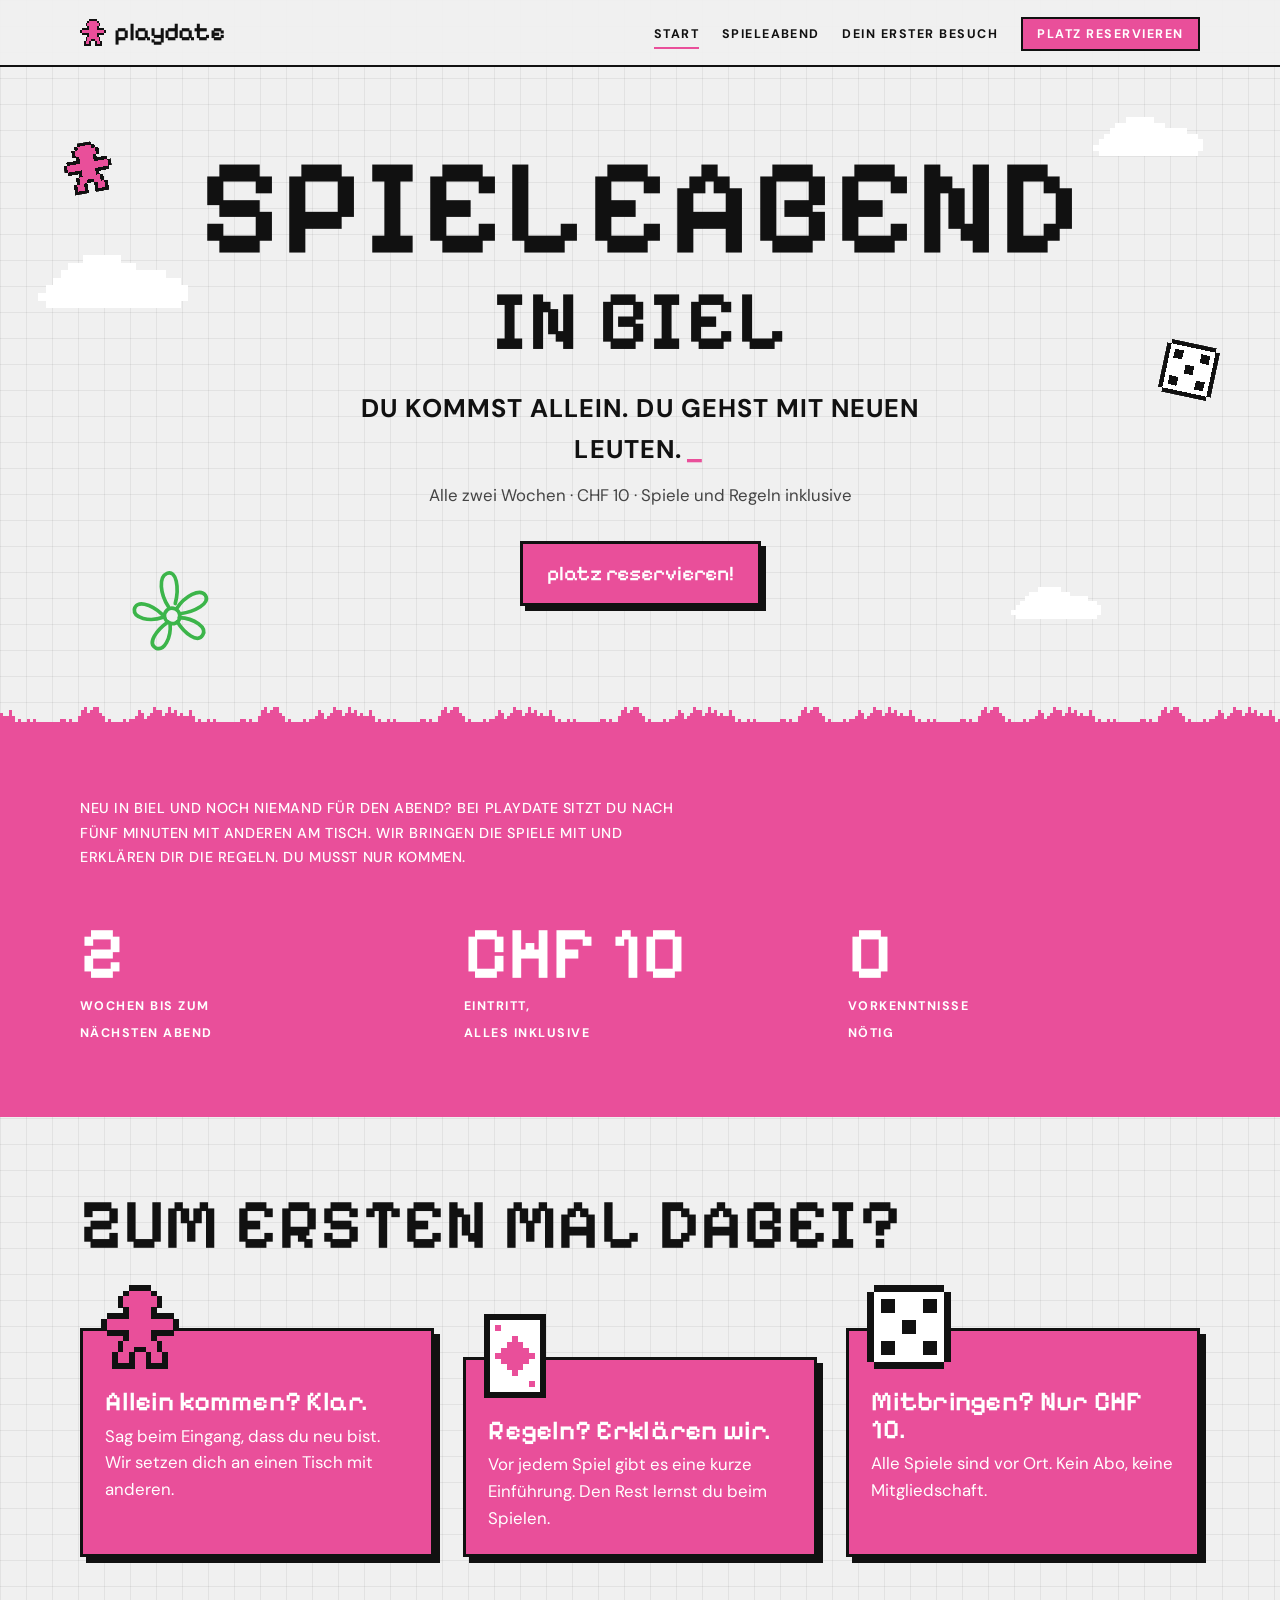
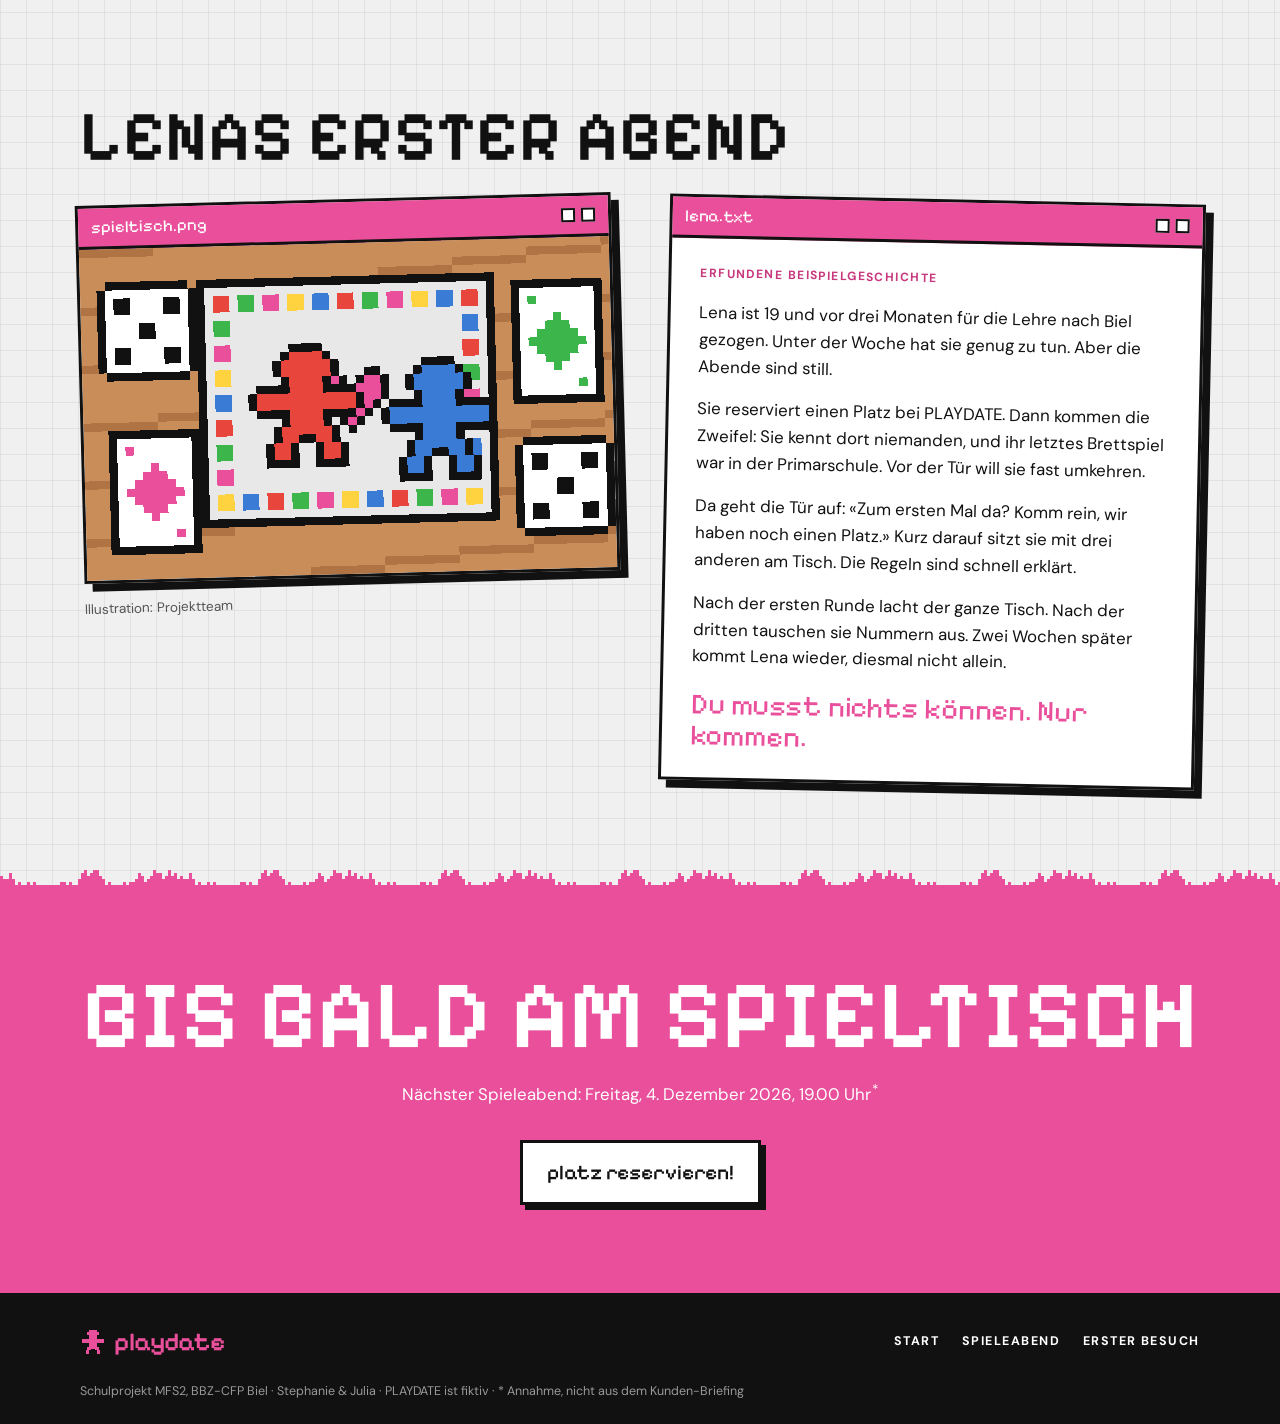
<file: index.html>
<!DOCTYPE html>
<html lang="de-CH">
<head>
  <meta charset="utf-8">
  <meta name="viewport" content="width=device-width, initial-scale=1">
  <title>Spieleabend in Biel ohne Vorkenntnisse | PLAYDATE</title>
  <meta name="description" content="Brettspielabend in Biel: alle zwei Wochen neue Leute treffen und spielen. Ohne Vorkenntnisse, auch allein. CHF 10, Spiele und Einführung inklusive.">
  <link rel="preconnect" href="https://fonts.googleapis.com">
  <link rel="preconnect" href="https://fonts.gstatic.com" crossorigin>
  <link href="https://fonts.googleapis.com/css2?family=Pixelify+Sans:wght@400..700&family=DM+Sans:wght@400;500;700&display=swap" rel="stylesheet">
  <link rel="stylesheet" href="style.css?v=8">
  <link rel="icon" href="img/figur.svg">
</head>
<body>
<a class="skip" href="#inhalt">Zum Inhalt springen</a>

<header class="site-header">
  <div class="wrap">
    <a class="logo" href="index.html" aria-label="PLAYDATE, zur Startseite"><img src="img/figur.svg" alt="">playdate</a>
    <nav class="main-nav" aria-label="Hauptnavigation">
      <ul>
        <li><a href="index.html" aria-current="page">Start</a></li>
        <li><a href="spieleabend.html">Spieleabend</a></li>
        <li><a href="erster-besuch.html">Dein erster Besuch</a></li>
        <li><a class="nav-cta" href="spieleabend.html#reservieren">Platz reservieren</a></li>
      </ul>
    </nav>
  </div>
</header>

<main id="inhalt">

  <div class="hero">
    <img class="deco cloud-1" src="img/wolke.svg" alt="">
    <img class="deco cloud-2" src="img/wolke.svg" alt="">
    <img class="deco cloud-3" src="img/wolke.svg" alt="">
    <img class="deco meeple-1" src="img/figur.svg" alt="">
    <img class="deco die-1" src="img/wuerfel.svg" alt="">
    <img class="deco flower-1" src="img/blume.svg" alt="">
    <div class="wrap">
      <h1>Spieleabend <span class="line2">in Biel</span></h1>
      <p class="hook">Du kommst allein. Du gehst mit neuen Leuten.</p>
      <p class="sub">Alle zwei Wochen · CHF 10 · Spiele und Regeln inklusive</p>
      <div class="btn-row"><a class="btn" href="spieleabend.html#reservieren">platz reservieren!</a></div>
    </div>
  </div>

  <section class="pink-zone">
    <div class="wrap">
      <p class="intro-text">Neu in Biel und noch niemand für den Abend? Bei PLAYDATE sitzt du nach fünf Minuten mit anderen am Tisch. Wir bringen die Spiele mit und erklären dir die Regeln. Du musst nur kommen.</p>
      <div class="stats">
        <div class="stat"><strong>2</strong><span>Wochen bis zum<br>nächsten Abend</span></div>
        <div class="stat"><strong>CHF 10</strong><span>Eintritt,<br>alles inklusive</span></div>
        <div class="stat"><strong>0</strong><span>Vorkenntnisse<br>nötig</span></div>
      </div>
    </div>
  </section>

  <section>
    <div class="wrap">
      <h2>Zum ersten Mal dabei?</h2>
      <div class="cards">
        <article class="card card-pink">
          <img class="icon" src="img/figur.svg" alt="">
          <h3>Allein kommen? Klar.</h3>
          <p>Sag beim Eingang, dass du neu bist. Wir setzen dich an einen Tisch mit anderen.</p>
        </article>
        <article class="card card-pink">
          <img class="icon" src="img/karte.svg" alt="">
          <h3>Regeln? Erklären wir.</h3>
          <p>Vor jedem Spiel gibt es eine kurze Einführung. Den Rest lernst du beim Spielen.</p>
        </article>
        <article class="card card-pink">
          <img class="icon" src="img/wuerfel.svg" alt="">
          <h3>Mitbringen? Nur CHF 10.</h3>
          <p>Alle Spiele sind vor Ort. Kein Abo, keine Mitgliedschaft.</p>
        </article>
      </div>
    </div>
  </section>

  <section>
    <div class="wrap">
      <h2>Lenas erster Abend</h2>
      <div class="split">
        <div class="tilt-l">
          <div class="window ">
          <div class="window-bar"><span>spieltisch.png</span><span class="dots"><i></i><i></i></span></div>
          <div class="window-body img"><img src="img/spieltisch.svg" alt="Pixel-Illustration eines Spieltischs mit Spielbrett, Würfeln, Karten und Spielfiguren"></div>
        </div>
          <p class="caption">Illustration: Projektteam</p>
        </div>
        <div class="tilt-r">
          <div class="window ">
          <div class="window-bar"><span>lena.txt</span><span class="dots"><i></i><i></i></span></div>
          <div class="window-body story">
            <span class="fiktiv">Erfundene Beispielgeschichte</span>
            <p>Lena ist 19 und vor drei Monaten für die Lehre nach Biel gezogen. Unter der Woche hat sie genug zu tun. Aber die Abende sind still.</p>
            <p>Sie reserviert einen Platz bei PLAYDATE. Dann kommen die Zweifel: Sie kennt dort niemanden, und ihr letztes Brettspiel war in der Primarschule. Vor der Tür will sie fast umkehren.</p>
            <p>Da geht die Tür auf: «Zum ersten Mal da? Komm rein, wir haben noch einen Platz.» Kurz darauf sitzt sie mit drei anderen am Tisch. Die Regeln sind schnell erklärt.</p>
            <p>Nach der ersten Runde lacht der ganze Tisch. Nach der dritten tauschen sie Nummern aus. Zwei Wochen später kommt Lena wieder, diesmal nicht allein.</p>
            <p class="punch">Du musst nichts können. Nur kommen.</p>
          </div>
        </div>
        </div>
      </div>
    </div>
  </section>

  <section class="pink-zone final">
    <div class="wrap">
      <h2>Bis bald am Spieltisch</h2>
      <p>Nächster Spieleabend: Freitag, 4. Dezember 2026, 19.00 Uhr<span class="annahme" title="Annahme">*</span></p>
      <div class="btn-row"><a class="btn" href="spieleabend.html#reservieren">platz reservieren!</a></div>
    </div>
  </section>
</main>

<footer class="site-footer">
  <div class="wrap foot">
    <a class="logo" href="index.html"><img src="img/figur.svg" alt="">playdate</a>
    <nav aria-label="Fusszeile"><a href="index.html">Start</a><a href="spieleabend.html">Spieleabend</a><a href="erster-besuch.html">Erster Besuch</a></nav>
  </div>
  <p class="wrap foot-note">Schulprojekt MFS2, BBZ-CFP Biel · Stephanie &amp; Julia · PLAYDATE ist fiktiv · * Annahme, nicht aus dem Kunden-Briefing</p>
</footer>

</body>
</html>
</file>
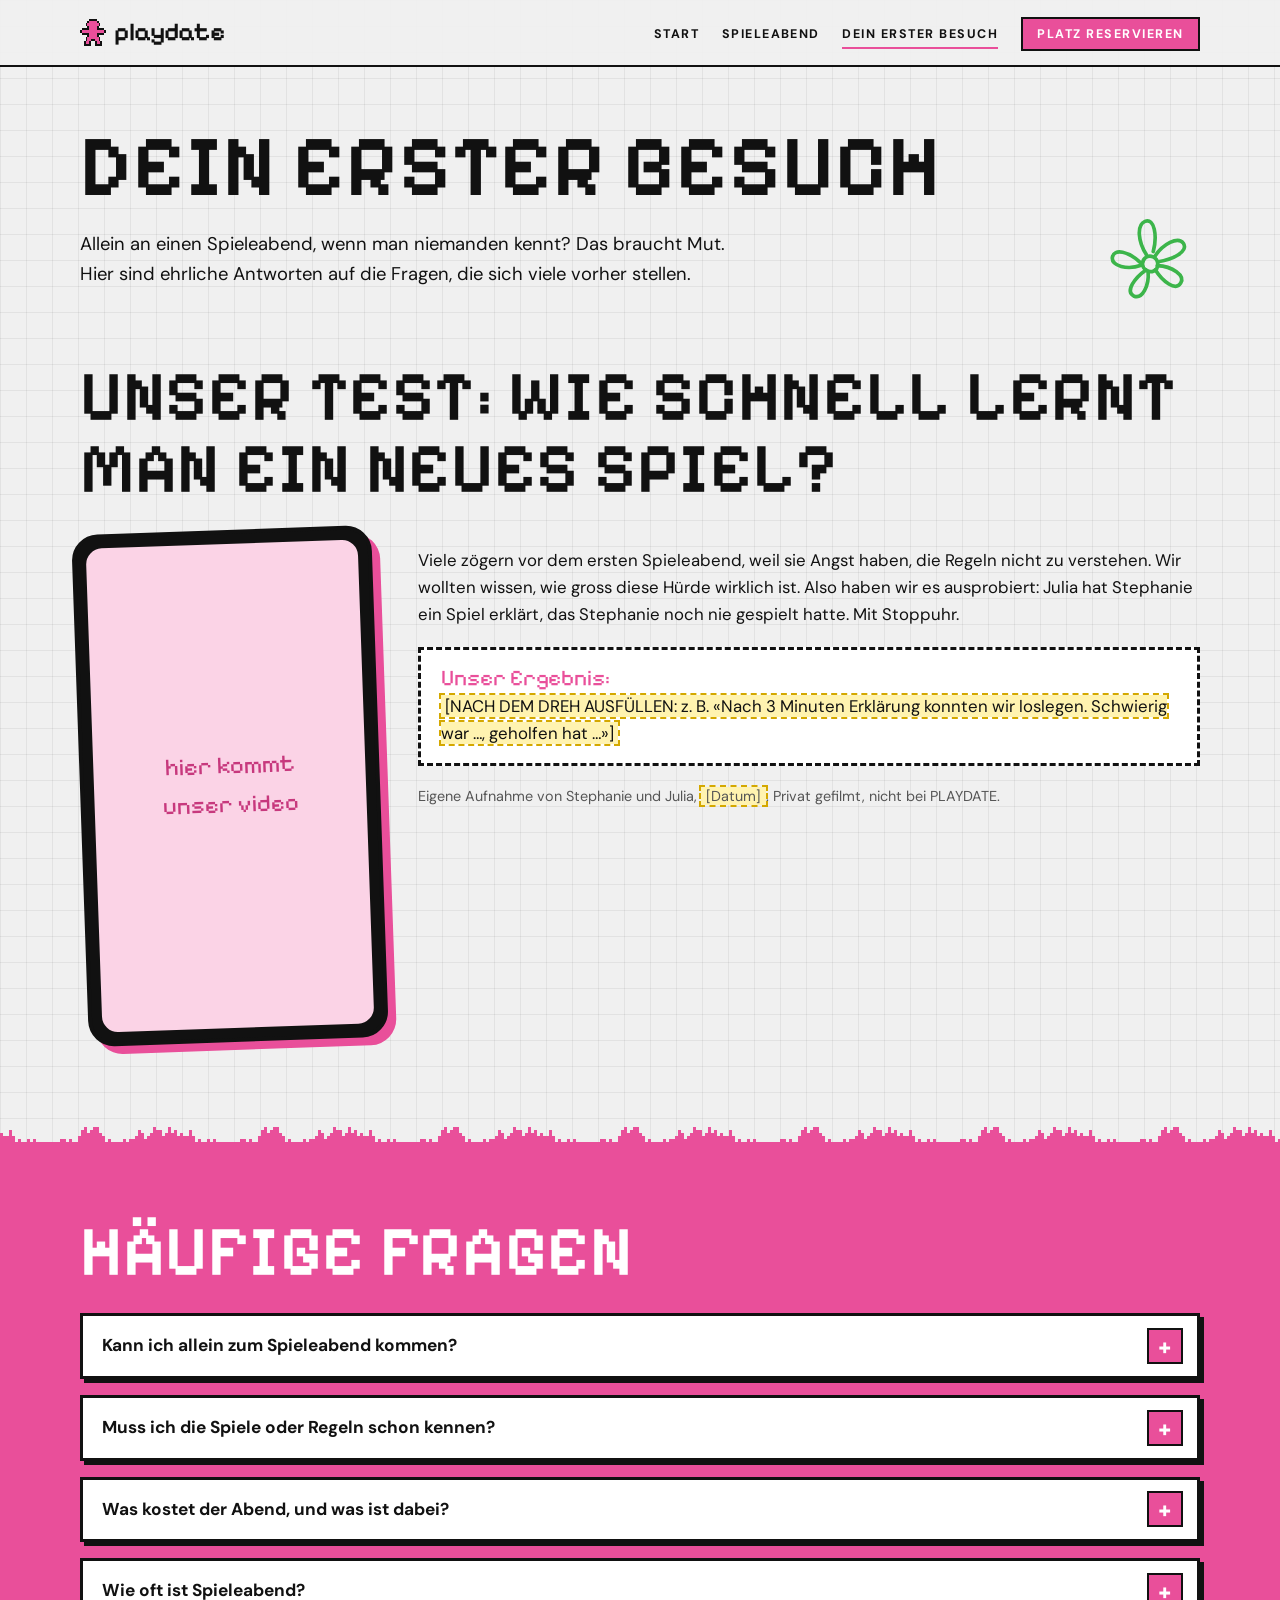
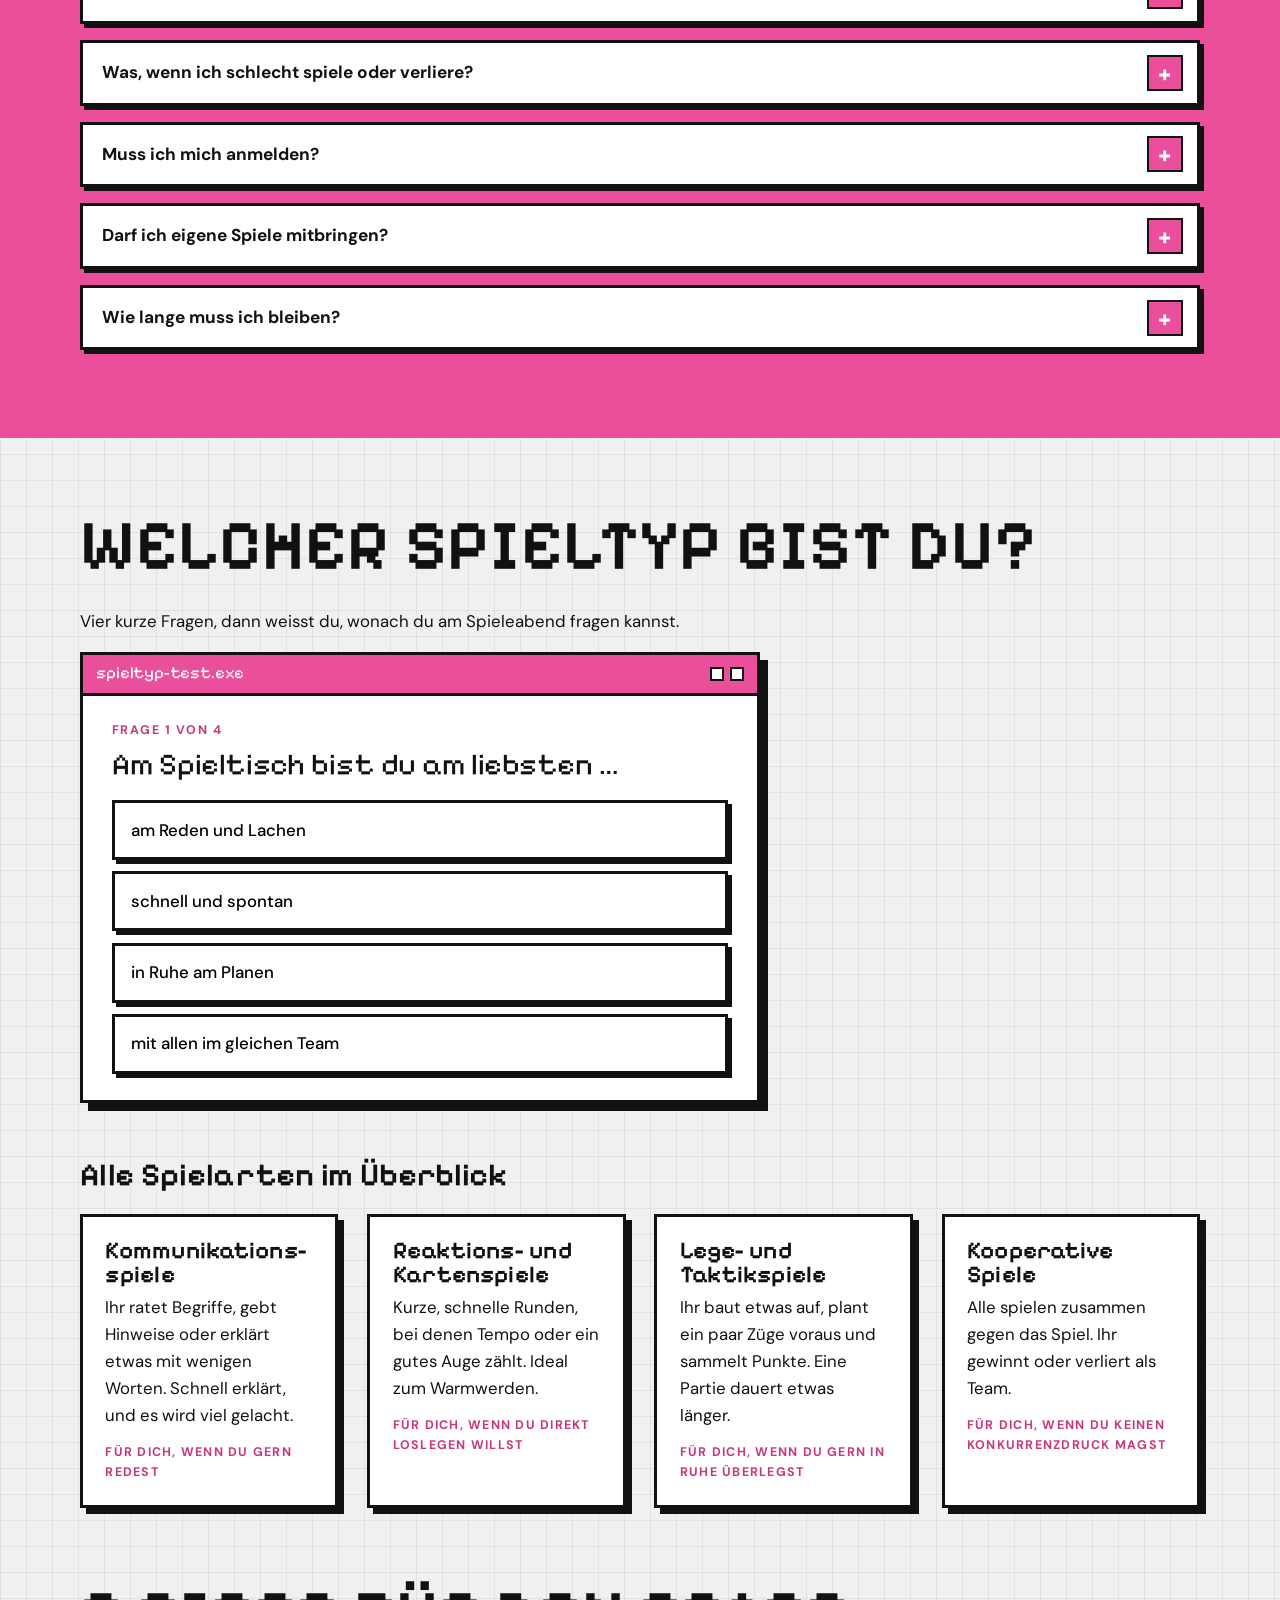
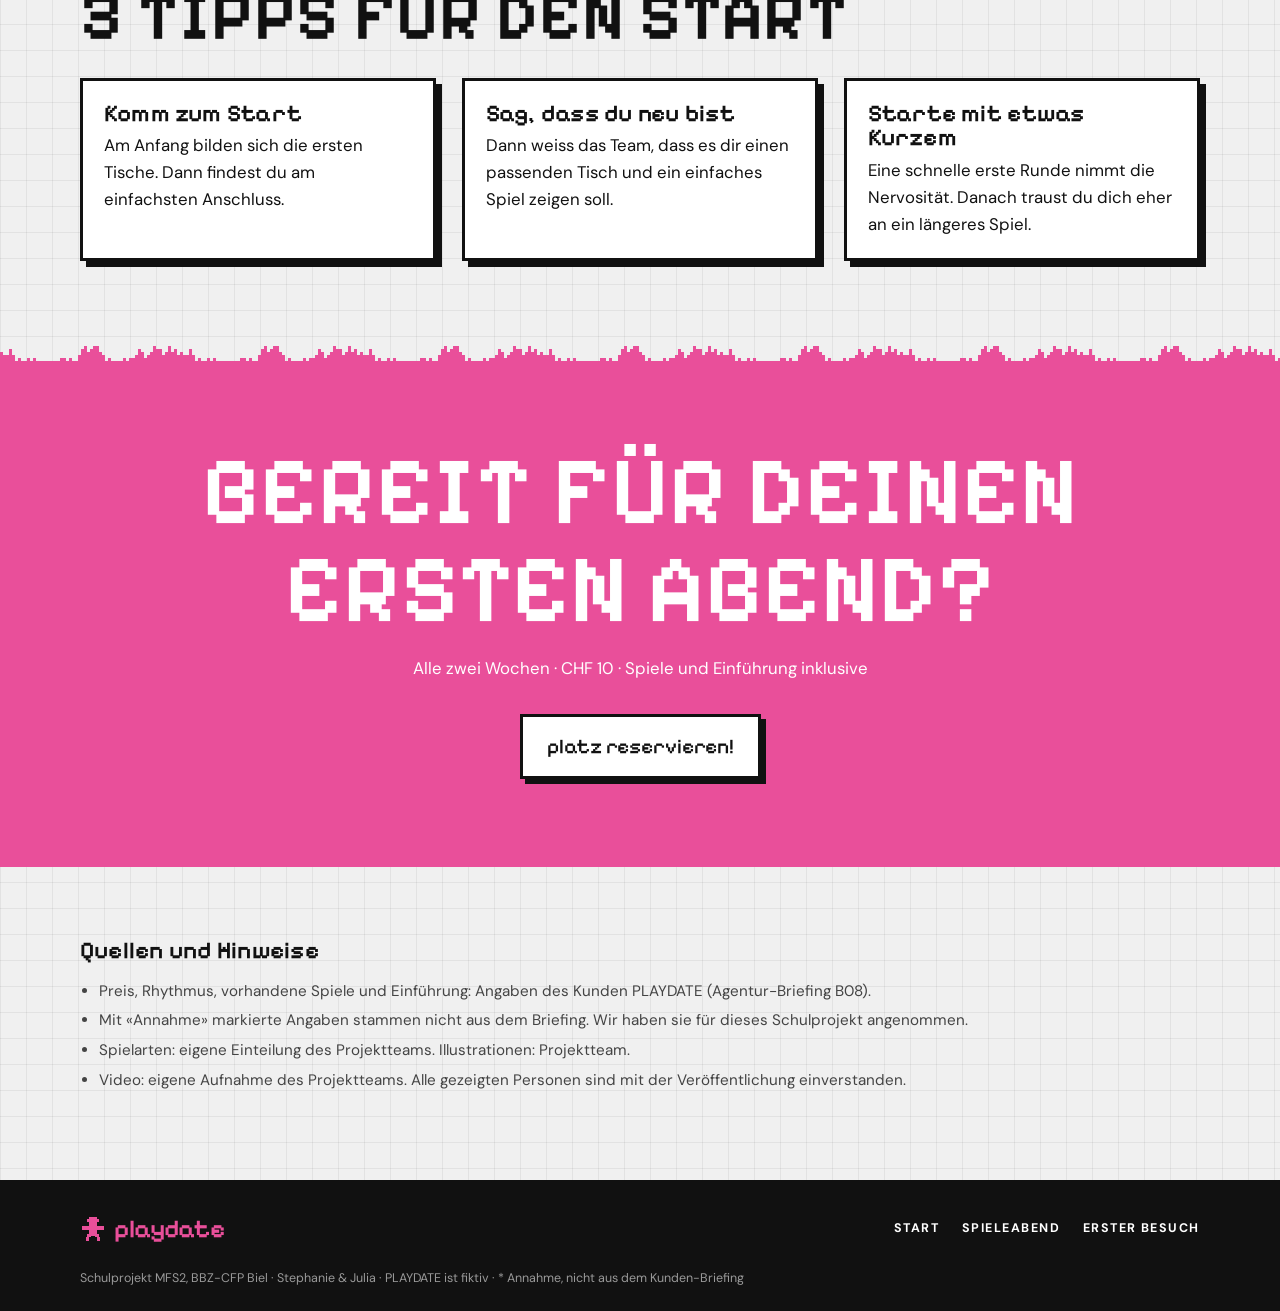
<file: erster-besuch.html>
<!DOCTYPE html>
<html lang="de-CH">
<head>
  <meta charset="utf-8">
  <meta name="viewport" content="width=device-width, initial-scale=1">
  <title>Erster Spieleabend allein? Antworten für Einsteiger | PLAYDATE Biel</title>
  <meta name="description" content="Zum ersten Mal an einen Brettspielabend, vielleicht sogar allein? Antworten auf die häufigsten Fragen, Tipps für Einsteiger und unser Video-Test.">
  <link rel="preconnect" href="https://fonts.googleapis.com">
  <link rel="preconnect" href="https://fonts.gstatic.com" crossorigin>
  <link href="https://fonts.googleapis.com/css2?family=Pixelify+Sans:wght@400..700&family=DM+Sans:wght@400;500;700&display=swap" rel="stylesheet">
  <link rel="stylesheet" href="style.css?v=8">
  <link rel="icon" href="img/figur.svg">
  <style>.todo { background: #fff3b0; outline: 2px dashed #d4a800; padding: 0 .3rem; }</style>
</head>
<body>
<a class="skip" href="#inhalt">Zum Inhalt springen</a>

<header class="site-header">
  <div class="wrap">
    <a class="logo" href="index.html" aria-label="PLAYDATE, zur Startseite"><img src="img/figur.svg" alt="">playdate</a>
    <nav class="main-nav" aria-label="Hauptnavigation">
      <ul>
        <li><a href="index.html">Start</a></li>
        <li><a href="spieleabend.html">Spieleabend</a></li>
        <li><a href="erster-besuch.html" aria-current="page">Dein erster Besuch</a></li>
        <li><a class="nav-cta" href="spieleabend.html#reservieren">Platz reservieren</a></li>
      </ul>
    </nav>
  </div>
</header>

<main id="inhalt">

  <div class="hero page">
    <img class="deco flower-1" src="img/blume.svg" alt="">
    <div class="wrap">
      <h1>Dein erster Besuch</h1>
      <p class="lead">Allein an einen Spieleabend, wenn man niemanden kennt? Das braucht Mut. Hier sind ehrliche Antworten auf die Fragen, die sich viele vorher stellen.</p>
    </div>
  </div>

  <section style="padding-top:1rem">
    <div class="wrap">
      <h2>Unser Test: Wie schnell lernt man ein neues Spiel?</h2>
      <div class="video-box">
        <div class="phone">
          <!-- Nach dem Dreh: Platzhalter-DIV löschen und die nächste Zeile aktivieren.
          <video controls playsinline preload="metadata" src="media/regeltest.mp4"></video>
          -->
          <div class="video-placeholder">hier kommt<br>unser video</div>
        </div>
        <div>
          <p>Viele zögern vor dem ersten Spieleabend, weil sie Angst haben, die Regeln nicht zu verstehen. Wir wollten wissen, wie gross diese Hürde wirklich ist. Also haben wir es ausprobiert: Julia hat Stephanie ein Spiel erklärt, das Stephanie noch nie gespielt hatte. Mit Stoppuhr.</p>
          <div class="result">
            <p style="margin:0"><span class="note" style="font-size:1.4rem">Unser Ergebnis:</span><br><span class="todo">[NACH DEM DREH AUSFÜLLEN: z. B. «Nach 3 Minuten Erklärung konnten wir loslegen. Schwierig war …, geholfen hat …»]</span></p>
          </div>
          <p class="fine">Eigene Aufnahme von Stephanie und Julia, <span class="todo">[Datum]</span>. Privat gefilmt, nicht bei PLAYDATE.</p>
        </div>
      </div>
    </div>
  </section>

  <section class="pink-zone">
    <div class="wrap faq-list">
      <h2>Häufige Fragen</h2>
      <details><summary>Kann ich allein zum Spieleabend kommen?</summary><div><p>Ja. Der Spieleabend ist offen für neue Gäste. Sag beim Ankommen, dass du allein bist. Wir setzen dich an einen Tisch mit freien Plätzen, dann spielst du direkt mit anderen.</p></div></details>
      <details><summary>Muss ich die Spiele oder Regeln schon kennen?</summary><div><p>Nein. Vor jedem Spiel gibt es eine kurze Einführung. Die meisten Regeln versteht man am besten beim Spielen, darum reicht eine kurze Erklärung am Anfang.</p></div></details>
      <details><summary>Was kostet der Abend, und was ist dabei?</summary><div><p>Der Eintritt kostet CHF 10. Dabei sind alle Spiele vor Ort und die Einführung in die Regeln. Du musst also nichts kaufen oder mitbringen.</p></div></details>
      <details><summary>Wie oft ist Spieleabend?</summary><div><p>Alle zwei Wochen. Die nächsten Daten stehen auf der Seite <a href="spieleabend.html">Spieleabend</a>. Du kannst so oft kommen, wie du willst. Eine Mitgliedschaft gibt es nicht.</p></div></details>
      <details><summary>Was, wenn ich schlecht spiele oder verliere?</summary><div><p>Das passiert allen. Am Spieleabend geht es ums gemeinsame Spielen, nicht ums Gewinnen. Für den Einstieg eignen sich Spiele mit kurzen Runden. Dann spielst du schnell eine zweite Partie und merkst, wie du besser wirst.</p></div></details>
      <details><summary>Muss ich mich anmelden?</summary><div><p>Wir empfehlen eine kurze <a href="spieleabend.html#reservieren">Reservation</a>, damit genug Tische bereitstehen. Spontan vorbeikommen geht auch, solange es freie Plätze hat.<span class="annahme" title="Annahme">*</span></p></div></details>
      <details><summary>Darf ich eigene Spiele mitbringen?</summary><div><p>Du musst nicht, alle Spiele sind vor Ort. Wenn du ein Lieblingsspiel zeigen willst, frag am Eingang kurz nach.<span class="annahme" title="Annahme">*</span></p></div></details>
      <details><summary>Wie lange muss ich bleiben?</summary><div><p>So lange, wie du Lust hast. Du kannst nach einem Spiel gehen oder bis zum Schluss bleiben.<span class="annahme" title="Annahme">*</span></p></div></details>
    </div>
  </section>

  <section>
    <div class="wrap">
      <h2>Welcher Spieltyp bist du?</h2>
      <p style="max-width:60ch;margin-top:0">Vier kurze Fragen, dann weisst du, wonach du am Spieleabend fragen kannst.</p>
      <div class="quiz-wrap">
        <div class="window ">
          <div class="window-bar"><span>spieltyp-test.exe</span><span class="dots"><i></i><i></i></span></div>
          <div class="window-body" id="quiz">
          <noscript><p>Der Test braucht JavaScript. Unten findest du alle Spielarten im Überblick.</p></noscript>
        </div>
        </div>
      </div>

      <h3 style="margin-top:3.5rem;font-size:2rem">Alle Spielarten im Überblick</h3>
      <div class="cards" style="margin-top:1.4rem">
        <article class="card" id="typ-komm"><h3>Kommunikations&shy;spiele</h3><p>Ihr ratet Begriffe, gebt Hinweise oder erklärt etwas mit wenigen Worten. Schnell erklärt, und es wird viel gelacht.</p><p class="who">Für dich, wenn du gern redest</p></article>
        <article class="card" id="typ-reak"><h3>Reaktions- und Kartenspiele</h3><p>Kurze, schnelle Runden, bei denen Tempo oder ein gutes Auge zählt. Ideal zum Warmwerden.</p><p class="who">Für dich, wenn du direkt loslegen willst</p></article>
        <article class="card" id="typ-takt"><h3>Lege- und Taktikspiele</h3><p>Ihr baut etwas auf, plant ein paar Züge voraus und sammelt Punkte. Eine Partie dauert etwas länger.</p><p class="who">Für dich, wenn du gern in Ruhe überlegst</p></article>
        <article class="card" id="typ-koop"><h3>Kooperative Spiele</h3><p>Alle spielen zusammen gegen das Spiel. Ihr gewinnt oder verliert als Team.</p><p class="who">Für dich, wenn du keinen Konkurrenzdruck magst</p></article>
      </div>
    </div>
  </section>

  <section style="padding-top:0">
    <div class="wrap">
      <h2>3 Tipps für den Start</h2>
      <ol class="tips">
        <li><h3>Komm zum Start</h3><p>Am Anfang bilden sich die ersten Tische. Dann findest du am einfachsten Anschluss.</p></li>
        <li><h3>Sag, dass du neu bist</h3><p>Dann weiss das Team, dass es dir einen passenden Tisch und ein einfaches Spiel zeigen soll.</p></li>
        <li><h3>Starte mit etwas Kurzem</h3><p>Eine schnelle erste Runde nimmt die Nervosität. Danach traust du dich eher an ein längeres Spiel.</p></li>
      </ol>
    </div>
  </section>

  <section class="pink-zone final">
    <div class="wrap">
      <h2>Bereit für deinen ersten Abend?</h2>
      <p>Alle zwei Wochen · CHF 10 · Spiele und Einführung inklusive</p>
      <div class="btn-row"><a class="btn" href="spieleabend.html#reservieren">platz reservieren!</a></div>
    </div>
  </section>

  <section>
    <div class="wrap">
      <h3>Quellen und Hinweise</h3>
      <ul class="sources">
        <li>Preis, Rhythmus, vorhandene Spiele und Einführung: Angaben des Kunden PLAYDATE (Agentur-Briefing B08).</li>
        <li>Mit «Annahme» markierte Angaben stammen nicht aus dem Briefing. Wir haben sie für dieses Schulprojekt angenommen.</li>
        <li>Spielarten: eigene Einteilung des Projektteams. Illustrationen: Projektteam.</li>
        <li>Video: eigene Aufnahme des Projektteams. Alle gezeigten Personen sind mit der Veröffentlichung einverstanden.</li>
      </ul>
    </div>
  </section>
</main>

<footer class="site-footer">
  <div class="wrap foot">
    <a class="logo" href="index.html"><img src="img/figur.svg" alt="">playdate</a>
    <nav aria-label="Fusszeile"><a href="index.html">Start</a><a href="spieleabend.html">Spieleabend</a><a href="erster-besuch.html">Erster Besuch</a></nav>
  </div>
  <p class="wrap foot-note">Schulprojekt MFS2, BBZ-CFP Biel · Stephanie &amp; Julia · PLAYDATE ist fiktiv · * Annahme, nicht aus dem Kunden-Briefing</p>
</footer>
<script>
(function () {
  var Q = [
    { q: 'Am Spieltisch bist du am liebsten …', a: [['am Reden und Lachen', 'komm'], ['schnell und spontan', 'reak'], ['in Ruhe am Planen', 'takt'], ['mit allen im gleichen Team', 'koop']] },
    { q: 'Wenn du verlierst, dann …', a: [['ist es mir egal, Hauptsache es war lustig', 'komm'], ['will ich sofort eine Revanche', 'reak'], ['überlege ich, was ich besser machen kann', 'takt'], ['lieber zusammen mit allen anderen', 'koop']] },
    { q: 'Eine Runde darf dauern …', a: [['so lange, wie wir Spass haben', 'komm'], ['ein paar Minuten, dann gleich nochmal', 'reak'], ['gern auch eine Stunde', 'takt'], ['egal, solange wir zusammenhalten', 'koop']] },
    { q: 'Welcher Satz passt zu dir?', a: [['«Ich erzähle gern Geschichten.»', 'komm'], ['«Ich bin schnell auf Zack.»', 'reak'], ['«Ich denke gern ein paar Züge voraus.»', 'takt'], ['«Zusammen sind wir stärker.»', 'koop']] }
  ];
  var R = {
    komm: ['Kommunikationsspiele', 'Du bist die Person, die den Tisch zum Lachen bringt. Frag am Spieleabend nach einem Kommunikationsspiel: Da zählen Ideen und gute Hinweise mehr als Regelwissen.'],
    reak: ['Reaktions- und Kartenspiele', 'Du willst nicht lange warten, sondern loslegen. Frag nach einem schnellen Karten- oder Reaktionsspiel. Perfekt für die erste Runde, wenn du noch niemanden kennst.'],
    takt: ['Lege- und Taktikspiele', 'Du planst gern voraus und tüftelst an der besten Lösung. Frag nach einem Lege- oder Taktikspiel und nimm dir Zeit für eine längere Partie.'],
    koop: ['Kooperative Spiele', 'Du spielst lieber miteinander als gegeneinander. Frag nach einem kooperativen Spiel: Ihr gewinnt oder verliert als Team.']
  };
  var box = document.getElementById('quiz'), i = 0, score = { komm: 0, reak: 0, takt: 0, koop: 0 };
  function show() {
    var item = Q[i], html = '<p class="quiz-step">Frage ' + (i + 1) + ' von ' + Q.length + '</p><p class="quiz-q">' + item.q + '</p><div class="quiz-options">';
    item.a.forEach(function (o, n) { html += '<button type="button" data-t="' + o[1] + '">' + o[0] + '</button>'; });
    box.innerHTML = html + '</div>';
    box.querySelectorAll('button').forEach(function (b) {
      b.addEventListener('click', function () { score[b.dataset.t]++; i++; i < Q.length ? show() : result(); });
    });
  }
  function result() {
    var best = 'komm';
    ['reak', 'takt', 'koop'].forEach(function (t) { if (score[t] > score[best]) best = t; });
    box.innerHTML = '<p class="quiz-step">Dein Ergebnis</p><p class="quiz-q">' + R[best][0] + '</p><p>' + R[best][1] + '</p>' +
      '<div class="btn-row"><a class="btn" href="spieleabend.html#reservieren">platz reservieren!</a><button type="button" class="btn btn-light" id="again">nochmal</button></div>';
    document.querySelectorAll('.cards .card').forEach(function (c) { c.classList.remove('match'); });
    var card = document.getElementById('typ-' + best); if (card) card.classList.add('match');
    document.getElementById('again').addEventListener('click', function () { i = 0; score = { komm: 0, reak: 0, takt: 0, koop: 0 }; show(); });
  }
  show();
})();
</script>
</body>
</html>
</file>
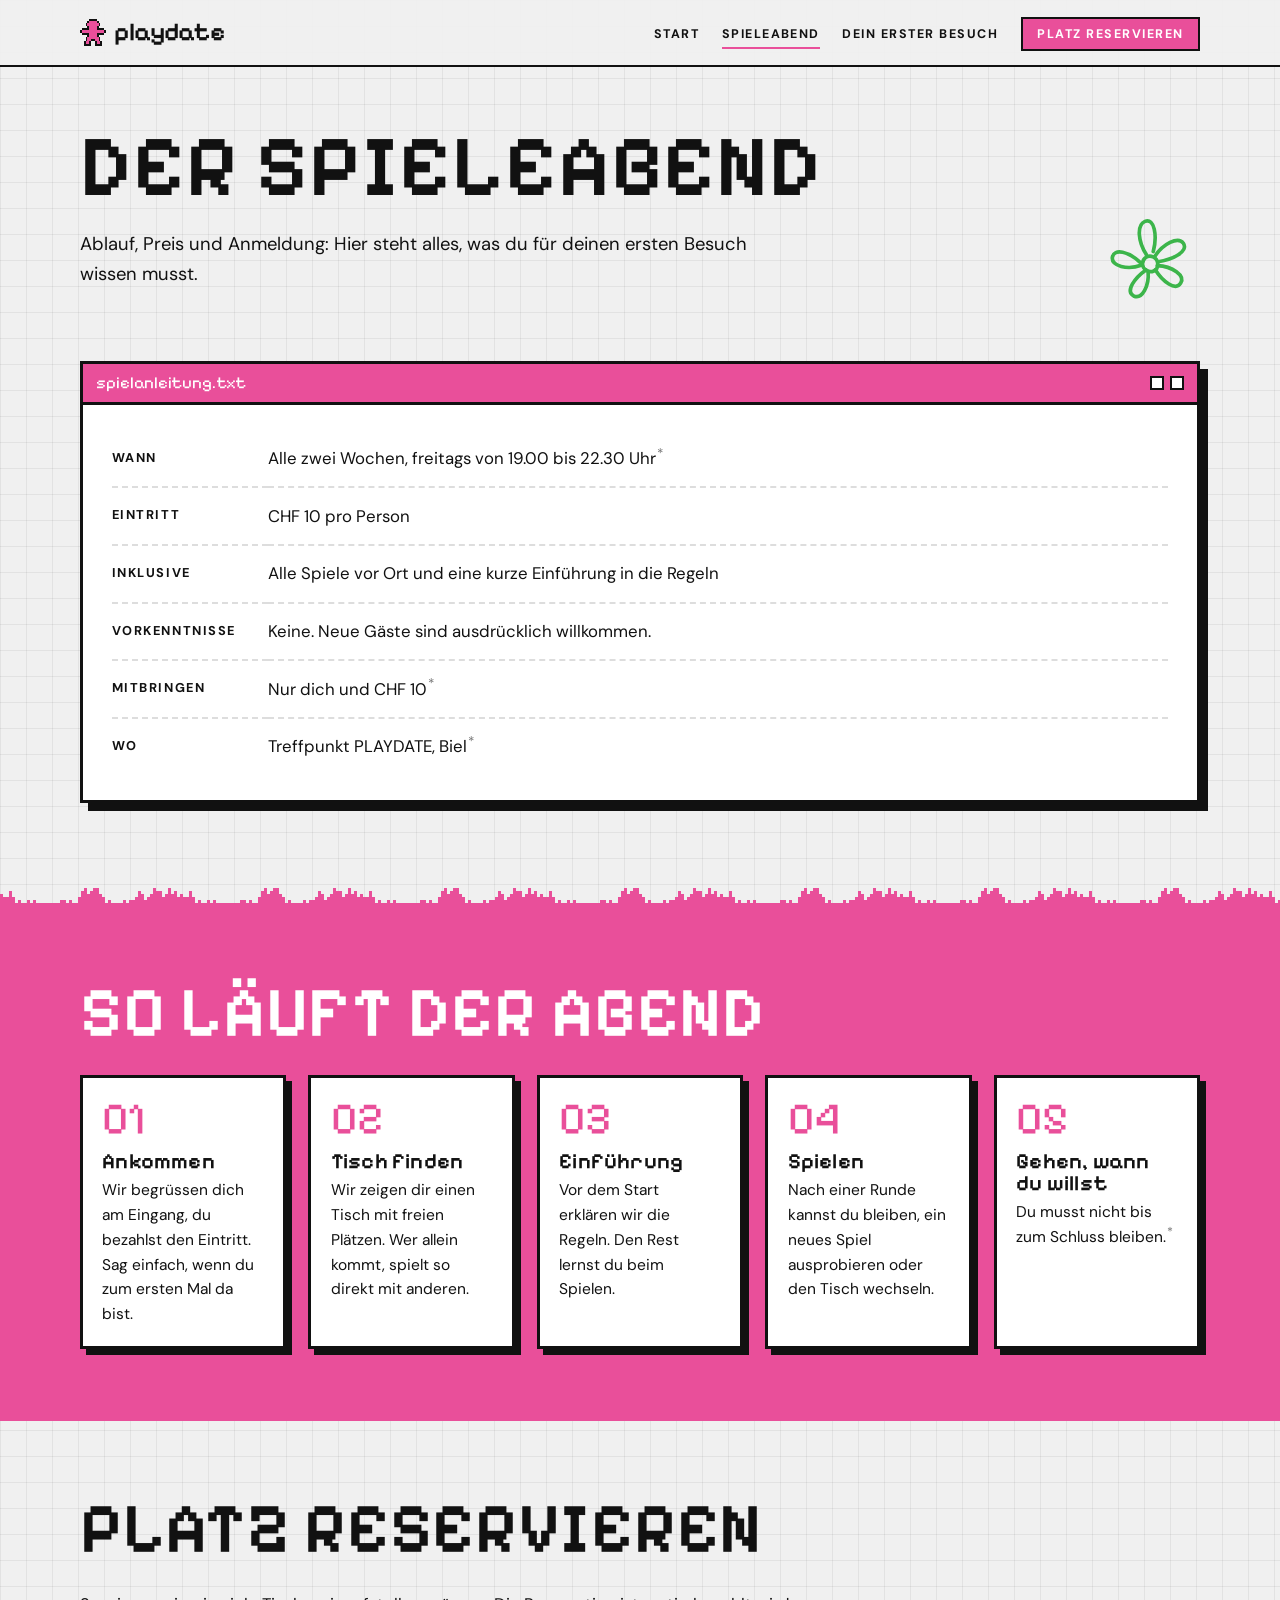
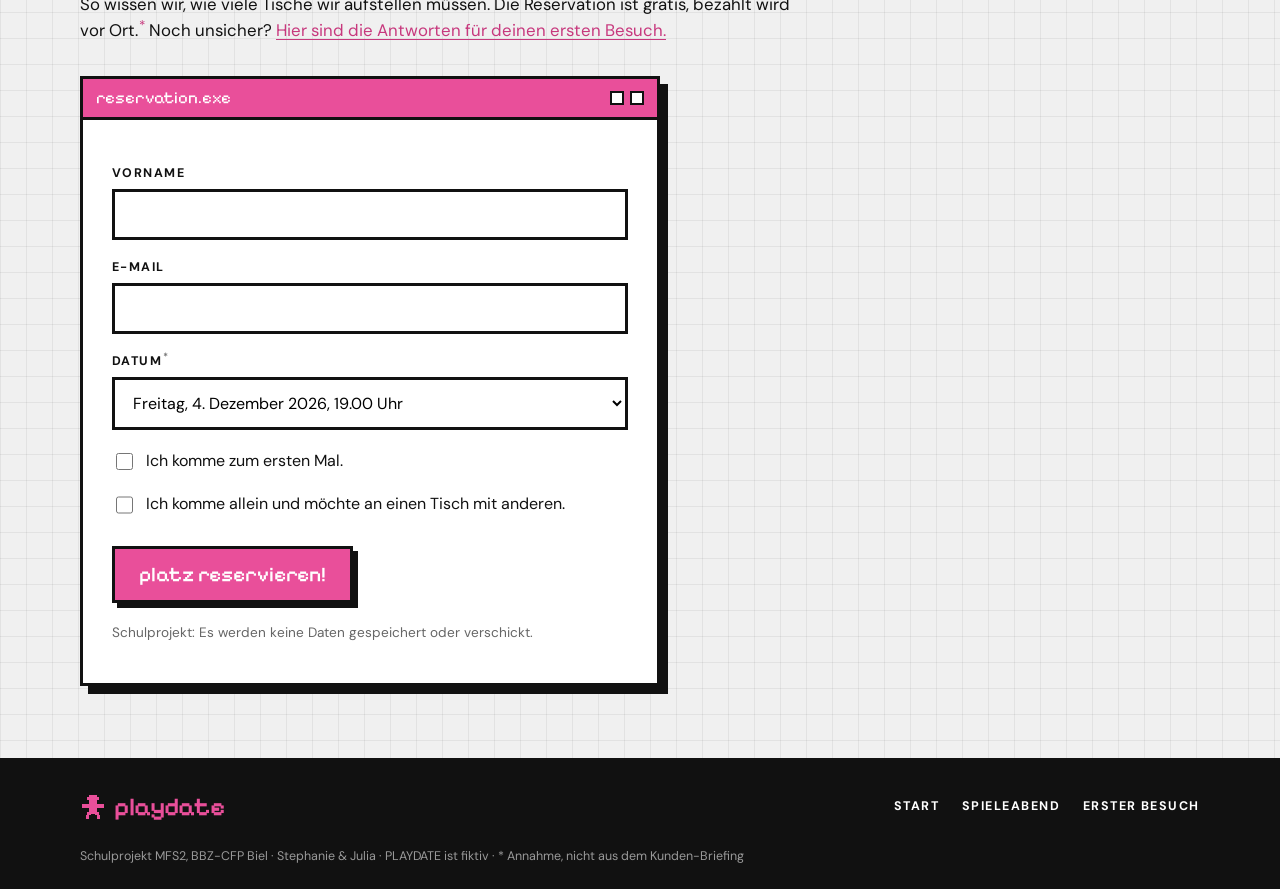
<file: spieleabend.html>
<!DOCTYPE html>
<html lang="de-CH">
<head>
  <meta charset="utf-8">
  <meta name="viewport" content="width=device-width, initial-scale=1">
  <title>Brettspielabend Biel: Ablauf, Preis, Anmeldung | PLAYDATE</title>
  <meta name="description" content="So läuft der PLAYDATE-Spieleabend in Biel ab: alle zwei Wochen, CHF 10 Eintritt, Spiele und kurze Einführung inklusive. Jetzt Platz reservieren.">
  <link rel="preconnect" href="https://fonts.googleapis.com">
  <link rel="preconnect" href="https://fonts.gstatic.com" crossorigin>
  <link href="https://fonts.googleapis.com/css2?family=Pixelify+Sans:wght@400..700&family=DM+Sans:wght@400;500;700&display=swap" rel="stylesheet">
  <link rel="stylesheet" href="style.css?v=8">
  <link rel="icon" href="img/figur.svg">
</head>
<body>
<a class="skip" href="#inhalt">Zum Inhalt springen</a>

<header class="site-header">
  <div class="wrap">
    <a class="logo" href="index.html" aria-label="PLAYDATE, zur Startseite"><img src="img/figur.svg" alt="">playdate</a>
    <nav class="main-nav" aria-label="Hauptnavigation">
      <ul>
        <li><a href="index.html">Start</a></li>
        <li><a href="spieleabend.html" aria-current="page">Spieleabend</a></li>
        <li><a href="erster-besuch.html">Dein erster Besuch</a></li>
        <li><a class="nav-cta" href="spieleabend.html#reservieren">Platz reservieren</a></li>
      </ul>
    </nav>
  </div>
</header>

<main id="inhalt">

  <div class="hero page">
    <img class="deco flower-1" src="img/blume.svg" alt="">
    <div class="wrap">
      <h1>Der Spieleabend</h1>
      <p class="lead">Ablauf, Preis und Anmeldung: Hier steht alles, was du für deinen ersten Besuch wissen musst.</p>
    </div>
  </div>

  <section style="padding-top:1rem">
    <div class="wrap">
      <div class="window ">
          <div class="window-bar"><span>spielanleitung.txt</span><span class="dots"><i></i><i></i></span></div>
          <div class="window-body rules">
            <dl>
              <dt>Wann</dt><dd>Alle zwei Wochen, freitags von 19.00 bis 22.30 Uhr<span class="annahme" title="Annahme">*</span></dd>
              <dt>Eintritt</dt><dd>CHF 10 pro Person</dd>
              <dt>Inklusive</dt><dd>Alle Spiele vor Ort und eine kurze Einführung in die Regeln</dd>
              <dt>Vorkenntnisse</dt><dd>Keine. Neue Gäste sind ausdrücklich willkommen.</dd>
              <dt>Mitbringen</dt><dd>Nur dich und CHF 10<span class="annahme" title="Annahme">*</span></dd>
              <dt>Wo</dt><dd>Treffpunkt PLAYDATE, Biel<span class="annahme" title="Annahme">*</span></dd>
            </dl>
          </div>
        </div>
    </div>
  </section>

  <section class="pink-zone">
    <div class="wrap">
      <h2>So läuft der Abend</h2>
      <ol class="board">
        <li><h3>Ankommen</h3><p>Wir begrüssen dich am Eingang, du bezahlst den Eintritt. Sag einfach, wenn du zum ersten Mal da bist.</p></li>
        <li><h3>Tisch finden</h3><p>Wir zeigen dir einen Tisch mit freien Plätzen. Wer allein kommt, spielt so direkt mit anderen.</p></li>
        <li><h3>Einführung</h3><p>Vor dem Start erklären wir die Regeln. Den Rest lernst du beim Spielen.</p></li>
        <li><h3>Spielen</h3><p>Nach einer Runde kannst du bleiben, ein neues Spiel ausprobieren oder den Tisch wechseln.</p></li>
        <li><h3>Gehen, wann du willst</h3><p>Du musst nicht bis zum Schluss bleiben.<span class="annahme" title="Annahme">*</span></p></li>
      </ol>
    </div>
  </section>

  <section id="reservieren">
    <div class="wrap">
      <h2>Platz reservieren</h2>
      <p style="max-width:60ch;margin-top:0">So wissen wir, wie viele Tische wir aufstellen müssen. Die Reservation ist gratis, bezahlt wird vor Ort.<span class="annahme" title="Annahme">*</span> Noch unsicher? <a href="erster-besuch.html">Hier sind die Antworten für deinen ersten Besuch.</a></p>
      <div class="form-card" style="margin-top:2rem">
        <div class="window ">
          <div class="window-bar"><span>reservation.exe</span><span class="dots"><i></i><i></i></span></div>
          <div class="window-body">
          <form id="reservation-form" novalidate>
            <label for="name">Vorname</label>
            <input type="text" id="name" name="name" autocomplete="given-name" required>
            <label for="email">E-Mail</label>
            <input type="email" id="email" name="email" autocomplete="email" required>
            <label for="datum">Datum<span class="annahme" title="Annahme">*</span></label>
            <select id="datum" name="datum">
              <option>Freitag, 4. Dezember 2026, 19.00 Uhr</option>
              <option>Freitag, 18. Dezember 2026, 19.00 Uhr</option>
            </select>
            <label class="check"><input type="checkbox" name="neu"> Ich komme zum ersten Mal.</label>
            <label class="check"><input type="checkbox" name="allein"> Ich komme allein und möchte an einen Tisch mit anderen.</label>
            <button type="submit" class="btn">platz reservieren!</button>
            <p class="form-note">Schulprojekt: Es werden keine Daten gespeichert oder verschickt.</p>
          </form>
          <div class="success" id="success" role="status" aria-live="polite">
            <p class="note">Juhu, dein Platz ist reserviert!</p>
            <p style="margin:0">Wir freuen uns auf dich. Noch Fragen? <a href="erster-besuch.html">Hier findest du die Antworten.</a></p>
          </div>
        </div>
        </div>
      </div>
    </div>
  </section>
</main>

<footer class="site-footer">
  <div class="wrap foot">
    <a class="logo" href="index.html"><img src="img/figur.svg" alt="">playdate</a>
    <nav aria-label="Fusszeile"><a href="index.html">Start</a><a href="spieleabend.html">Spieleabend</a><a href="erster-besuch.html">Erster Besuch</a></nav>
  </div>
  <p class="wrap foot-note">Schulprojekt MFS2, BBZ-CFP Biel · Stephanie &amp; Julia · PLAYDATE ist fiktiv · * Annahme, nicht aus dem Kunden-Briefing</p>
</footer>
<script>
  document.getElementById('reservation-form').addEventListener('submit', function (e) {
    e.preventDefault();
    var name = document.getElementById('name');
    var email = document.getElementById('email');
    if (!name.value.trim()) { name.focus(); return; }
    if (!email.value.trim() || email.value.indexOf('@') < 1) { email.focus(); return; }
    this.style.display = 'none';
    document.getElementById('success').classList.add('show');
  });
</script>
</body>
</html>
</file>
<file: style.css>
/* PLAYDATE – Pixel-Look */
:root {
  --ink: #111;
  --bg: #f0f0f0;
  --pink: #e94f9a;
  --pink-dark: #c7387d;
  --pink-light: #fbd3e6;
  --green: #3cb54a;
  --max: 1120px;
  --pixel: "Pixelify Sans", "Courier New", monospace;
  --body: "DM Sans", "Segoe UI", Roboto, Arial, sans-serif;
}
* { box-sizing: border-box; }
html { scroll-behavior: smooth; }
body {
  margin: 0; font-family: var(--body); font-size: 1.05rem; line-height: 1.6; color: var(--ink);
  background-color: var(--bg);
  background-image: linear-gradient(rgba(0,0,0,.06) 1px, transparent 1px), linear-gradient(90deg, rgba(0,0,0,.06) 1px, transparent 1px);
  background-size: 26px 26px;
}
img { max-width: 100%; display: block; }
a { color: var(--pink-dark); text-underline-offset: 3px; }
h1, h2, h3 { font-family: var(--pixel); font-weight: 600; line-height: 1.02; letter-spacing: .01em; }
h1 { font-size: clamp(3rem, 11vw, 8.5rem); margin: 0; text-transform: uppercase; }
h2 { font-size: clamp(2.2rem, 6vw, 4.4rem); margin: 0 0 1.6rem; text-transform: uppercase; }
h3 { font-size: 1.5rem; margin: 0 0 .4rem; }
.wrap { width: min(100% - 2.5rem, var(--max)); margin-inline: auto; }
section { padding-block: 4.5rem; position: relative; }
.mark { background: var(--pink); color: #fff; padding: 0 .12em; }

/* Header */
.site-header { background: rgba(240,240,240,.94); border-bottom: 2px solid var(--ink); position: sticky; top: 0; z-index: 20; }
.site-header .wrap { display: flex; align-items: center; justify-content: space-between; gap: .6rem 1.2rem; padding-block: .75rem; flex-wrap: wrap; }
.logo { display: flex; align-items: center; gap: .5rem; text-decoration: none; color: var(--ink); font-family: var(--pixel); font-size: 1.6rem; font-weight: 600; }
.logo img { width: 26px; image-rendering: pixelated; }
.main-nav ul { list-style: none; margin: 0; padding: 0; display: flex; flex-wrap: wrap; gap: .2rem 1.4rem; align-items: center; }
.main-nav a { font-size: .78rem; font-weight: 700; letter-spacing: .12em; text-transform: uppercase; color: var(--ink); text-decoration: none; padding: .3rem 0; border-bottom: 2px solid transparent; }
.main-nav a:hover, .main-nav a[aria-current="page"] { border-bottom-color: var(--pink); }
.main-nav .nav-cta { background: var(--pink); color: #fff; padding: .45rem .9rem; border: 2px solid var(--ink); }
.main-nav .nav-cta:hover { background: var(--pink-dark); border-color: var(--ink); }

/* Buttons */
.btn { display: inline-block; padding: .8rem 1.5rem; font-family: var(--pixel); font-size: 1.3rem; font-weight: 500; text-decoration: none; color: #fff; background: var(--pink); border: 3px solid var(--ink); box-shadow: 5px 5px 0 var(--ink); cursor: pointer; transition: transform .08s, box-shadow .08s; }
.btn:hover { transform: translate(-2px,-2px); box-shadow: 7px 7px 0 var(--ink); color: #fff; }
.btn:active { transform: translate(4px,4px); box-shadow: 1px 1px 0 var(--ink); }
.btn-light { background: #fff; color: var(--ink); }
.btn-light:hover { color: var(--ink); }
.btn-row { display: flex; flex-wrap: wrap; gap: 1rem; margin-top: 2rem; }

/* Hero */
.hero { padding-block: 4.5rem 5.5rem; text-align: center; position: relative; overflow: hidden; }
.hero .wrap { position: relative; z-index: 1; }
.hero h1 .line2 { display: block; font-size: .62em; }
.hero .hook { font-size: clamp(1.1rem, 2.4vw, 1.6rem); font-weight: 700; text-transform: uppercase; letter-spacing: .04em; margin: 1.6rem auto 0; max-width: 34ch; }
.hero .sub { margin: .7rem auto 0; color: #444; }
.hero .btn-row { justify-content: center; }
.deco { position: absolute; pointer-events: none; image-rendering: pixelated; }
.cloud-1 { width: 150px; left: 3%; top: 30%; }
.cloud-2 { width: 110px; right: 6%; top: 8%; }
.cloud-3 { width: 90px; right: 14%; bottom: 12%; }
.flower-1 { width: 110px; left: 9%; bottom: 4%; transform: rotate(-12deg); }
.die-1 { width: 54px; right: 5%; top: 44%; transform: rotate(12deg); }
.meeple-1 { width: 48px; left: 5%; top: 12%; transform: rotate(-10deg); }
@media (max-width: 760px) {
  .cloud-1 { width: 80px; top: 2%; left: -10px; } .cloud-2 { width: 64px; top: 1%; }
  .cloud-3, .meeple-1 { display: none; } .die-1 { width: 36px; top: auto; bottom: 3%; }
  .flower-1 { width: 64px; bottom: 1%; left: 2%; }
}
.hero.page { padding-block: 3.5rem; text-align: left; }
.hero.page h1 { font-size: clamp(2.6rem, 7vw, 5.4rem); }
.hero.page .lead { max-width: 52ch; margin: 1.2rem 0 0; font-size: 1.15rem; }
.hero.page .flower-1 { left: auto; right: 6%; bottom: 10%; }

/* Pinke Zone mit Pixelkante */
.pink-zone { background: var(--pink); position: relative; margin-top: 30px; color: #fff; }
.pink-zone::before { content: ""; position: absolute; left: 0; right: 0; top: -29px; height: 30px; background: url("img/kante.svg") repeat-x bottom left / 180px 30px; }
.pink-zone > .wrap > p a, .pink-zone .intro-text a { color: #fff; }

/* Zahlen */
.stats { display: grid; grid-template-columns: repeat(auto-fit, minmax(200px, 1fr)); gap: 2rem; }
.stat strong { display: block; font-family: var(--pixel); font-size: clamp(3rem, 7vw, 4.6rem); font-weight: 600; line-height: 1; }
.stat span { font-size: .78rem; font-weight: 700; letter-spacing: .12em; text-transform: uppercase; }
.intro-text { max-width: 62ch; font-weight: 500; text-transform: uppercase; font-size: .9rem; letter-spacing: .04em; line-height: 1.7; margin: 0 0 3rem; }

/* Karten */
.cards { display: grid; gap: 2.6rem 1.8rem; grid-template-columns: repeat(auto-fit, minmax(230px, 1fr)); }
.card { background: #fff; color: var(--ink); border: 3px solid var(--ink); padding: 1.4rem; box-shadow: 6px 6px 0 var(--ink); position: relative; }
.card p { margin: 0; }
.card-pink { background: var(--pink); color: #fff; padding-top: 3.6rem; margin-top: 2.6rem; }
.card-pink .icon { position: absolute; top: -46px; left: 18px; height: 84px; width: auto; image-rendering: pixelated; }
.card-pink h3 { font-size: 1.7rem; }
.cards .card-pink:nth-child(2) { margin-top: 4.4rem; }
@media (max-width: 760px) { .cards .card-pink:nth-child(2) { margin-top: 2.6rem; } }
.card .who { font-size: .78rem; font-weight: 700; letter-spacing: .1em; text-transform: uppercase; margin-top: .9rem; color: var(--pink-dark); }

/* Fenster */
.window { background: #fff; color: var(--ink); border: 3px solid var(--ink); box-shadow: 8px 8px 0 var(--ink); }
.window-bar { display: flex; align-items: center; justify-content: space-between; background: var(--pink); color: #fff; border-bottom: 3px solid var(--ink); padding: .35rem .8rem; font-family: var(--pixel); font-size: 1.05rem; }
.window-bar .dots { display: flex; gap: 6px; }
.window-bar .dots i { width: 14px; height: 14px; background: #fff; border: 2px solid var(--ink); display: block; }
.window-body { padding: 1.6rem 1.8rem; }
.window-body.img { padding: 0; }
.window-body.img img { width: 100%; image-rendering: pixelated; }
.split { display: grid; gap: 3rem; grid-template-columns: 1fr 1fr; align-items: start; }
@media (max-width: 860px) { .split { grid-template-columns: 1fr; } }
.tilt-l { transform: rotate(-1.5deg); }
.tilt-r { transform: rotate(1.2deg); }
.caption { font-size: .85rem; color: #555; margin: .9rem 0 0; }

/* Geschichte */
.story p { margin: 0 0 1rem; }
.story .fiktiv { font-size: .75rem; font-weight: 700; letter-spacing: .12em; text-transform: uppercase; color: var(--pink-dark); margin-bottom: 1rem; display: block; }
.story .punch { font-family: var(--pixel); font-size: 1.8rem; color: var(--pink); margin: 1.2rem 0 0; line-height: 1.1; }

.annahme { font-size: .78em; color: #777; font-style: italic; white-space: nowrap; }

.window .annahme, .card .annahme { color: #777; }

/* Schluss */
.final { text-align: center; padding-block: 5rem 5.5rem; }
.final h2 { font-size: clamp(2.6rem, 8vw, 6rem); margin-bottom: 1rem; }
.final p { margin: 0 auto; max-width: 60ch; }
.final .btn { background: #fff; color: var(--ink); }
.final .btn-row { justify-content: center; }

/* Fakten */
.rules dl { margin: 0; display: grid; grid-template-columns: max-content 1fr; }
.rules dt, .rules dd { padding: .9rem 0; border-bottom: 2px dashed #ddd; margin: 0; }
.rules dt { font-size: .8rem; font-weight: 700; letter-spacing: .12em; text-transform: uppercase; padding-right: 2rem; padding-top: 1.05rem; }
.rules dl > :nth-last-child(-n+2) { border-bottom: 0; }
@media (max-width: 560px) { .rules dl { grid-template-columns: 1fr; } .rules dt { border-bottom: 0; padding-bottom: 0; } }

/* Ablauf */
.board { list-style: none; margin: 0; padding: 0; display: grid; gap: 1.4rem; grid-template-columns: repeat(auto-fit, minmax(190px, 1fr)); counter-reset: feld; }
.board li { counter-increment: feld; background: #fff; color: var(--ink); border: 3px solid var(--ink); padding: 1.2rem; box-shadow: 6px 6px 0 var(--ink); }
.board li::before { content: "0" counter(feld); display: block; font-family: var(--pixel); font-size: 2.8rem; color: var(--pink); line-height: 1; margin-bottom: .5rem; }
.board h3 { font-size: 1.35rem; }
.board p { margin: 0; font-size: .97rem; }

/* Formular */
.form-card { max-width: 580px; }
form label { display: block; font-size: .78rem; font-weight: 700; letter-spacing: .12em; text-transform: uppercase; margin: 1.1rem 0 .35rem; }
form input[type="text"], form input[type="email"], form select { width: 100%; padding: .75rem .9rem; font-size: 1rem; font-family: inherit; border: 3px solid var(--ink); background: #fff; border-radius: 0; }
form input:focus, form select:focus { outline: 3px solid var(--pink); outline-offset: 1px; }
form .check { display: flex; gap: .6rem; align-items: flex-start; text-transform: none; letter-spacing: 0; font-size: 1rem; font-weight: 400; }
form .check input { margin-top: .3rem; width: 1.1rem; height: 1.1rem; accent-color: var(--pink); }
form .btn { margin-top: 1.5rem; }
.form-note { font-size: .85rem; color: #666; margin-top: 1.2rem; }
.success { display: none; }
.success.show { display: block; }
.note { font-family: var(--pixel); font-size: 1.8rem; color: var(--pink); line-height: 1.1; margin: 0 0 .5rem; }

/* FAQ */
.faq-list details { background: #fff; border: 3px solid var(--ink); margin-bottom: 1rem; box-shadow: 4px 4px 0 var(--ink); color: var(--ink); }
.faq-list summary { cursor: pointer; padding: 1rem 3.6rem 1rem 1.2rem; font-weight: 700; font-size: 1.08rem; list-style: none; position: relative; }
.faq-list summary::-webkit-details-marker { display: none; }
.faq-list summary::after { content: "+"; position: absolute; right: .9rem; top: 50%; transform: translateY(-50%); width: 2rem; height: 2rem; background: var(--pink); color: #fff; border: 2px solid var(--ink); display: grid; place-items: center; font-family: var(--pixel); font-size: 1.4rem; }
.faq-list details[open] summary::after { content: "–"; background: var(--ink); }
.faq-list details > div { padding: 0 1.2rem 1.1rem; }
.faq-list details > div p { margin: 0; }
.faq-list a { color: var(--pink-dark); }

/* Video */
.video-box { display: grid; gap: 2.4rem; grid-template-columns: minmax(0, 300px) 1fr; align-items: start; }
.phone { border: 4px solid var(--ink); border-radius: 26px; padding: 10px; background: var(--ink); box-shadow: 8px 8px 0 var(--pink); transform: rotate(-2deg); }
.phone video, .video-placeholder { width: 100%; aspect-ratio: 9 / 16; border-radius: 16px; display: block; object-fit: cover; background: #222; }
.video-placeholder { background: var(--pink-light); display: grid; place-items: center; text-align: center; padding: 1rem; font-family: var(--pixel); font-size: 1.5rem; color: var(--pink-dark); }
.result { background: #fff; border: 3px dashed var(--ink); padding: 1rem 1.2rem; margin: 1.2rem 0; }
.fine { font-size: .9rem; color: #555; }
@media (max-width: 720px) { .video-box { grid-template-columns: 1fr; } .phone { max-width: 260px; margin-inline: auto; } }

/* Tipps */
.tips { list-style: none; padding: 0; margin: 0; display: grid; gap: 1.6rem; grid-template-columns: repeat(auto-fit, minmax(240px, 1fr)); }
.tips li { background: #fff; color: var(--ink); border: 3px solid var(--ink); padding: 1.3rem; box-shadow: 6px 6px 0 var(--ink); }
.tips h3 { font-size: 1.5rem; }
.tips p { margin: 0; }

.sources { font-size: .95rem; color: #444; padding-left: 1.2rem; }
.sources li { margin-bottom: .35rem; }

/* Footer */
.site-footer { background: var(--ink); color: #ddd; padding-block: 2.6rem; font-size: .92rem; }
.site-footer a { color: #fff; }
.site-footer .cols { display: grid; gap: 1.6rem; grid-template-columns: repeat(auto-fit, minmax(220px, 1fr)); }
.site-footer h2 { font-size: 1.5rem; color: var(--pink); margin-bottom: .5rem; text-transform: none; }
.site-footer ul { list-style: none; padding: 0; margin: 0; }
.site-footer li { margin-bottom: .3rem; }
.site-footer p { margin: 0 0 .5rem; }
.skip { position: absolute; left: -999px; }
.skip:focus { left: 1rem; top: 1rem; background: #fff; padding: .5rem 1rem; z-index: 100; }
@media (max-width: 560px) {
  body { font-size: 1rem; }
  section { padding-block: 3.2rem; }
  .main-nav ul { gap: .2rem .9rem; }
  .window-body { padding: 1.2rem; }
}
.board li .annahme, .faq-list details .annahme { color: #777; }

/* Annahme als Sternchen */
.annahme { font-style: normal; font-size: .8em; vertical-align: super; line-height: 0; color: var(--pink-dark); margin-left: 1px; }
.pink-zone .annahme { color: #fff; }

/* schlanker Footer */
.site-footer { padding-block: 1.8rem 1.4rem; }
.site-footer .foot { display: flex; flex-wrap: wrap; align-items: center; justify-content: space-between; gap: 1rem; }
.site-footer .logo { color: var(--pink); }
.site-footer nav { display: flex; gap: 1.4rem; flex-wrap: wrap; }
.site-footer nav a { font-size: .78rem; font-weight: 700; letter-spacing: .12em; text-transform: uppercase; text-decoration: none; }
.site-footer nav a:hover { color: var(--pink); }
.site-footer .foot-note { font-size: .78rem; color: #999; margin: 1.2rem auto 0; }

/* Spieltyp-Test */
.quiz-wrap { max-width: 680px; }
.quiz-step { font-size: .78rem; font-weight: 700; letter-spacing: .12em; text-transform: uppercase; color: var(--pink-dark); margin: 0 0 .4rem; }
.quiz-q { font-family: var(--pixel); font-size: 1.9rem; line-height: 1.1; margin: 0 0 1.2rem; }
.quiz-options { display: grid; gap: .7rem; }
.quiz-options button {
  text-align: left; font: inherit; font-weight: 500; padding: .85rem 1rem; cursor: pointer;
  background: #fff; border: 3px solid var(--ink); box-shadow: 4px 4px 0 var(--ink); transition: transform .08s, background .08s;
}
.quiz-options button:hover, .quiz-options button:focus-visible { background: var(--pink-light); transform: translate(-2px,-2px); outline: none; }
.quiz-options button:active { transform: translate(3px,3px); box-shadow: 1px 1px 0 var(--ink); }
.card.match { background: var(--pink); color: #fff; }
.card.match .who { color: #fff; }

/* ---------- Animationen Startseite ---------- */
@keyframes drift { from { transform: translateX(0); } to { transform: translateX(40px); } }
@keyframes hop { 0%,100% { transform: translateY(0) rotate(-10deg); } 50% { transform: translateY(-14px) rotate(-10deg); } }
@keyframes roll { 0%,70%,100% { transform: rotate(12deg); } 80% { transform: rotate(102deg) translateY(-8px); } 90% { transform: rotate(192deg); } }
@keyframes spin { to { transform: rotate(348deg); } }
@keyframes pop { from { opacity: 0; transform: translateY(24px); } to { opacity: 1; transform: none; } }
@keyframes blink { 50% { opacity: 0; } }
@keyframes nudge { 0%,85%,100% { transform: none; } 90% { transform: translate(-2px,-2px); } 95% { transform: translate(2px,2px); } }

.hero .cloud-1 { animation: drift 7s steps(14) infinite alternate; }
.hero .cloud-2 { animation: drift 9s steps(18) infinite alternate-reverse; }
.hero .cloud-3 { animation: drift 6s steps(12) infinite alternate; }
.hero .meeple-1 { animation: hop 1.2s steps(6) infinite; }
.hero .die-1 { animation: roll 4s steps(8) infinite; }
.hero .flower-1 { animation: spin 18s linear infinite; }
.hero h1 { animation: pop .6s steps(6) both; }
.hero .hook { animation: pop .6s steps(6) .35s both; }
.hero .hook::after { content: "_"; margin-left: .15em; color: var(--pink); animation: blink 1s steps(1) infinite; }
.hero .sub, .hero .btn-row { animation: pop .6s steps(6) .6s both; }
.hero .btn { animation: nudge 4s 2s infinite; }
.card-pink:hover .icon { animation: hop .6s steps(4) infinite; }

@media (prefers-reduced-motion: reduce) {
  *, *::before, *::after { animation: none !important; transition: none !important; }
}
</file>
